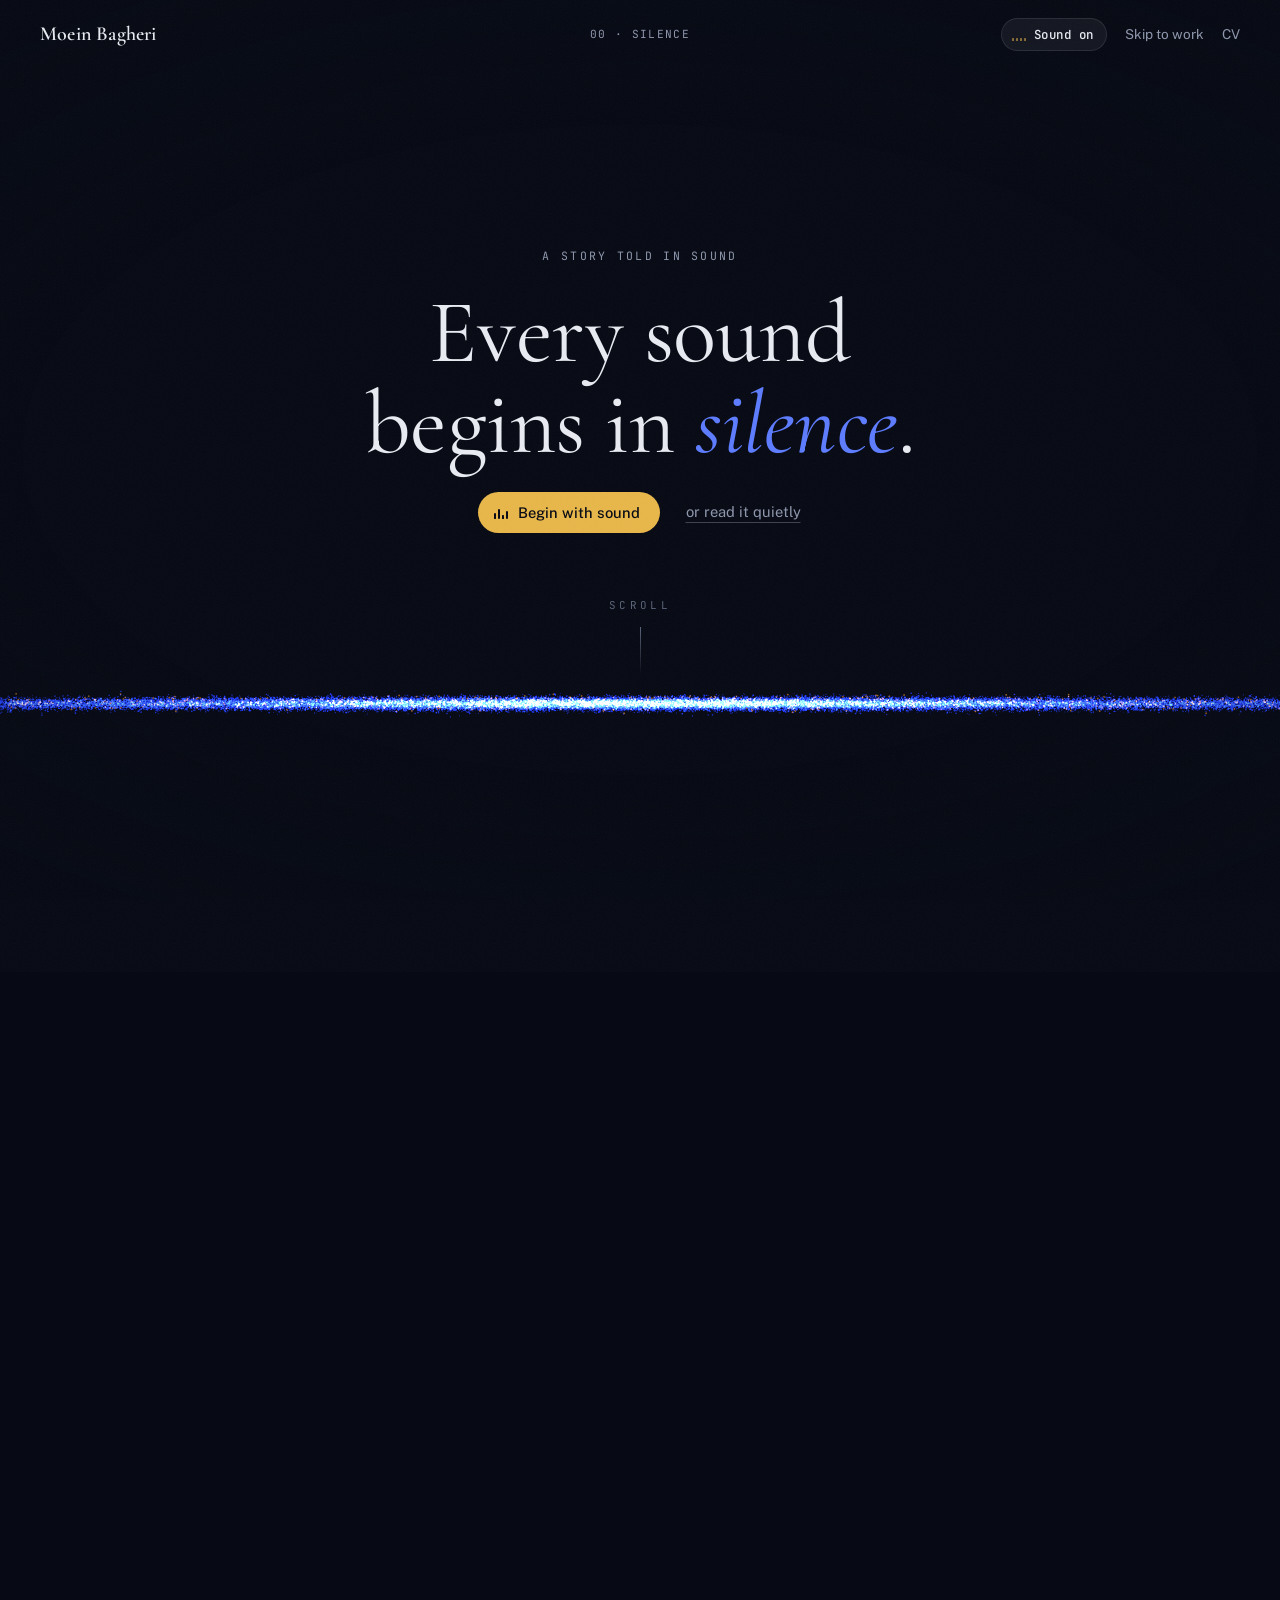
<file: index.html>
<!doctype html>
<html lang="en">
<head>
<meta charset="utf-8">
<meta name="viewport" content="width=device-width, initial-scale=1, viewport-fit=cover">
<title>Moein Bagheri</title>
<meta name="description" content="Moein Bagheri, AI product engineer with an ear for detail. Machine learning for speech, audio and language.">
<link rel="canonical" href="https://moeinbagheri.com/">
<meta property="og:type" content="website">
<meta property="og:title" content="Moein Bagheri">
<meta property="og:description" content="AI product engineer with an ear for detail. Machine learning for speech, audio and language.">
<meta property="og:url" content="https://moeinbagheri.com/">
<meta property="og:image" content="https://moeinbagheri.com/og.png?v=813f8436">
<meta property="og:image:width" content="1200">
<meta property="og:image:height" content="630">
<meta property="og:image:alt" content="Moein Bagheri: AI product engineer with an ear for detail, over a mel spectrogram.">
<meta name="twitter:card" content="summary_large_image">
<meta name="theme-color" content="#070a14">
<link rel="icon" href="favicon.svg" type="image/svg+xml">
<link rel="preload" href="fonts/cormorant-garamond-2fed1d.woff2" as="font" type="font/woff2" crossorigin>
<link rel="preload" href="fonts/public-sans-e769ef.woff2" as="font" type="font/woff2" crossorigin>
<link rel="stylesheet" href="fonts/story-fonts.css?v=722a1090">
<link rel="stylesheet" href="story.css?v=6f2f9392">
<script>
  document.documentElement.classList.add('js');
  // Failsafe: if the story script never starts, show everything as plain text
  setTimeout(() => { const d = document.documentElement; if (!d.classList.contains('story-ready')) d.classList.remove('js'); }, 3500);
</script>
</head>
<body>
<svg width="0" height="0" style="position:absolute" aria-hidden="true"><symbol id="gh" viewBox="0 0 16 16"><path d="M8 0C3.58 0 0 3.58 0 8c0 3.54 2.29 6.53 5.47 7.59.4.07.55-.17.55-.38 0-.19-.01-.82-.01-1.49-2.01.37-2.53-.49-2.69-.94-.09-.23-.48-.94-.82-1.13-.28-.15-.68-.52-.01-.53.63-.01 1.08.58 1.23.82.72 1.21 1.87.87 2.33.66.07-.52.28-.87.51-1.07-1.78-.2-3.64-.89-3.64-3.95 0-.87.31-1.59.82-2.15-.08-.2-.36-1.02.08-2.12 0 0 .67-.21 2.2.82.64-.18 1.32-.27 2-.27.68 0 1.36.09 2 .27 1.53-1.04 2.2-.82 2.2-.82.44 1.1.16 1.92.08 2.12.51.56.82 1.27.82 2.15 0 3.07-1.87 3.75-3.65 3.95.29.25.54.73.54 1.48 0 1.07-.01 1.93-.01 2.2 0 .21.15.46.55.38A8.013 8.013 0 0016 8c0-4.42-3.58-8-8-8z"/></symbol></svg>
<canvas id="gl" aria-hidden="true"></canvas>
<div class="vignette" aria-hidden="true"></div>
<div class="grain" aria-hidden="true"></div>

<header class="hud">
  <a class="mark" href="/">Moein Bagheri</a>
  <span class="where" id="where" aria-live="polite">00 · Silence</span>
  <nav class="hud-r" aria-label="Shortcuts">
    <button class="sound" id="sound" type="button" aria-pressed="true" aria-label="Sound">
      <span class="bars" aria-hidden="true"><i></i><i></i><i></i><i></i></span><span class="lbl" aria-hidden="true">Sound on</span>
    </button>
    <a href="#work" aria-label="Skip to work"><span class="lg">Skip to work</span><span class="sm">Work</span></a>
    <a href="cv/Moein-Bagheri-CV.pdf" target="_blank" rel="noopener">CV</a>
  </nav>
</header>

<main id="story">

  <section class="ch ch-silence" data-ch="0" data-name="Silence" data-len-phone="140" style="--len: 170">
    <div class="stage">
      <div class="center">
        <p class="eyebrow line">A story told in sound</p>
        <h1 class="line">Every sound begins in <em>silence</em>.</h1>
        <div class="line begin">
          <button class="hear" id="begin" type="button"><span class="bars" aria-hidden="true"><i></i><i></i><i></i><i></i></span>Begin with sound</button>
          <button class="quiet" id="quiet" type="button">or read it quietly</button>
        </div>
        <p class="cue line" aria-hidden="true">Scroll</p>
      </div>
    </div>
  </section>

  <section class="ch ch-yazd" data-ch="1" data-name="Yazd" data-len-phone="300" style="--len: 250">
    <div class="stage">
      <div class="text">
        <p class="num line">01</p>
        <h2 class="line">I grew up in <em>Yazd</em>, a city of windcatchers in the middle of the desert.</h2>
        <p class="line">In sixth grade, a great teacher opened a door to NODET, Iran's schools for gifted students. From my class, only I walked through.</p>
        <p class="line" data-phone-turn>Six years there. The first three were math olympiads, contests and algorithms, mostly to prove a point to myself.</p>
      </div>
      <figure class="photo p-right">
        <img src="media/yazd-2009.jpg?v=988addeb" alt="Moein as a young boy in a denim jacket, standing in front of a Nowruz table at school." loading="lazy" width="1400" height="1050">
        <figcaption>2009</figcaption>
      </figure>
    </div>
  </section>

  <section class="ch ch-note" data-ch="2" data-name="The first note" data-stagger="16" style="--len: 300">
    <div class="stage">
      <div class="text">
        <p class="num line">02</p>
        <h2 class="line">In tenth grade, I found <em>music</em>.</h2>
        <p class="line">Classical piano first, third place in Yazd. Then my own tracks in FL Studio, and an album in eleventh grade.</p>
        <p class="line">Music didn't become my path. It pointed to one<span class="motion-only">, the way these strings do</span>: engineering, where sound becomes signals.</p>
        <p class="line big">This is <em>Lost</em>: a teenager's experiment, kept just as it was.</p>
        <div class="line listen">
          <button class="hear turn-on" id="hear" type="button"><span class="bars" aria-hidden="true"><i></i><i></i><i></i><i></i></span>Turn on sound to hear it</button>
          <p class="now" aria-live="polite"><span class="bars" aria-hidden="true"><i></i><i></i><i></i><i></i></span><span id="nowtxt">Tuning in</span></p>
          <p class="hint">Stay as long as you like. Scroll on whenever you're ready.</p>
          <a class="spotify" href="https://open.spotify.com/track/5XsByB4fuiNMkH6EoaS5tr" target="_blank" rel="noopener">Listen on Spotify ↗</a>
        </div>
      </div>
    </div>
  </section>

  <section class="ch ch-turn" data-ch="3" data-name="The turn" data-stagger="20" style="--len: 380">
    <div class="stage">
      <div class="text">
        <p class="num line">03</p>
        <h2 class="line">On paper, I was headed for <em>medicine</em>.</h2>
        <p class="line">In practice, I kept building things. In ninth grade, two friends and I started <b>Bartarinha</b>, a team math competition between our school and our sister school.</p>
        <p class="line lesson">It ate almost the whole budget. <em>First lesson: passion is free, keeping it going isn't.</em></p>
        <p class="line" data-phone-turn>In the year everyone studied for the national entrance exam, I stepped off the road. A year of talking to people and digging around, and I landed on computer engineering.</p>
        <p class="line">A few months of studying later, I was in. University of Isfahan.</p>
      </div>
      <figure class="photo p-right p-school" data-line="2" data-line-phone="1">
        <img src="media/high-school.jpg?v=9f94c26c" alt="Moein in high school, in a checked shirt against a red shutter." loading="lazy" width="1000" height="1039">
        <figcaption>2019</figcaption>
      </figure>
    </div>
  </section>

  <section class="ch ch-listen" data-ch="4" data-name="Hello, world" style="--len: 640">
    <div class="stage">
      <div class="text beat" data-stagger="16" data-span="160">
        <p class="num line">04</p>
        <h2 class="line">I walked in with almost no <em>code</em> behind me.</h2>
        <p class="line">So I started where everyone starts: <code>hello, world</code>. Then I took two roads at once.</p>
        <p class="line gate-hint motion-only"><span class="by-mouse">Run your hand through the curtain.</span><span class="by-touch">Touch the curtain.</span><button class="sound-link" type="button" data-sound-on>Turn on sound</button></p>
      </div>
      <div class="beat" data-span="220" aria-hidden="true"></div>
      <div class="roads-panel beat" data-stagger="10" data-span="150">
        <div class="line roads-head">
          <h3>Two roads</h3>
          <p>Product on one side, AI on the other. By the end, one road. Tap a course.</p>
        </div>
        <div class="line roads-scroll"><div class="roads" id="roads" data-draw role="group" aria-label="Courses on two roads, product and AI, meeting at the end"></div></div>
        <div class="line detail" id="detail" aria-live="polite"></div>
      </div>
    </div>
  </section>

  <section class="ch ch-build" id="work" data-ch="5" data-name="Building" data-stagger="12" style="--len: 420">
    <div class="stage">
      <div class="build">
        <div class="text">
          <p class="num line">05</p>
          <h2 class="line">Some things I've <em>built</em>.</h2>
          <p class="line">Documented, including what didn't work.</p>
          <p class="line"><a class="more-link" href="https://github.com/Moein-Bagheri" target="_blank" rel="noopener"><svg class="gh" aria-hidden="true"><use href="#gh"/></svg>All projects on GitHub ↗</a></p>
        </div>
        <div class="cards">
          <article class="card line">
            <span class="k">Speech · PyTorch · MFCC</span>
            <h3><a href="https://github.com/Moein-Bagheri/speech-emotion-recognition" target="_blank" rel="noopener">Speech emotion recognition<svg class="gh" aria-hidden="true"><use href="#gh"/></svg></a></h3>
            <p>Can a model hear emotion in a stranger's voice? Less than it seems: 66.7% fell to 52.6% on unseen speakers.</p>
            <figure class="mini">
              <svg viewBox="0 0 300 70" role="img" aria-label="Accuracy of six runs: the random split scored 66.7 percent; five speaker-independent runs scored between 49.3 and 56.3 percent.">
                <line class="ax" x1="10" y1="40" x2="290" y2="40"/>
                <g class="tk"><line x1="10" y1="37" x2="10" y2="43"/><line x1="66" y1="37" x2="66" y2="43"/><line x1="122" y1="37" x2="122" y2="43"/><line x1="178" y1="37" x2="178" y2="43"/><line x1="234" y1="37" x2="234" y2="43"/><line x1="290" y1="37" x2="290" y2="43"/></g>
                <g class="tl"><text x="10" y="58">45%</text><text x="66" y="58">50%</text><text x="122" y="58">55%</text><text x="178" y="58">60%</text><text x="234" y="58">65%</text><text x="290" y="58">70%</text></g>
                <g class="dots-u"><circle cx="58.2" cy="40" r="4.5"/><circle cx="95.1" cy="40" r="4.5"/><circle cx="114.2" cy="40" r="4.5"/><circle cx="122" cy="40" r="4.5"/><circle cx="136.6" cy="40" r="4.5"/></g>
                <circle class="dot-g" cx="253" cy="40" r="5.5"/>
                <text class="lb" x="97" y="22">unseen speakers</text>
                <text class="lb lb-g" x="253" y="22">random split</text>
              </svg>
            </figure>
          </article>
          <article class="card line">
            <span class="k">Persian music · Language models</span>
            <h3><a href="https://github.com/Moein-Bagheri/ngram-music-completion" target="_blank" rel="noopener">Melodies as language<svg class="gh" aria-hidden="true"><use href="#gh"/></svg></a></h3>
            <p>Persian melodies read as language: n-gram models finish the phrase, quarter-tones and all.</p>
            <figure class="mini">
              <svg viewBox="0 0 300 70" role="img" aria-label="Perplexity on pieces left out of training, one at a time: unigram 11.0, bigram 8.5, trigram 9.3. Lower is better.">
                <g class="tl tl-l"><text x="44" y="16">1-gram</text><text x="44" y="38">2-gram</text><text x="44" y="60">3-gram</text></g>
                <rect class="bar" x="52" y="6" width="172.9" height="14" rx="2"/>
                <rect class="bar bar-g" x="52" y="28" width="132.5" height="14" rx="2"/>
                <rect class="bar" x="52" y="50" width="145.6" height="14" rx="2"/>
                <g class="tl tl-v"><text x="230" y="17">11.0</text><text x="190" y="39">8.5</text><text x="203" y="61">9.3</text></g>
              </svg>
            </figure>
          </article>
          <article class="card line">
            <span class="k">Retrieval · Local LLM</span>
            <h3><a href="https://github.com/Moein-Bagheri/local-research-assistant" target="_blank" rel="noopener">Local research assistant<svg class="gh" aria-hidden="true"><use href="#gh"/></svg></a></h3>
            <p>Answers drawn from research papers, each citing its page, running on one laptop.</p>
            <ol class="flow" aria-label="Pipeline"><li>PDF pages</li><li>chunks</li><li>MiniLM</li><li>FAISS</li><li>Qwen2.5</li><li class="end">answer + page</li></ol>
          </article>
          <article class="card line">
            <span class="k">Information retrieval</span>
            <h3><a href="https://github.com/Moein-Bagheri/persian-information-retrieval" target="_blank" rel="noopener">Persian search engine<svg class="gh" aria-hidden="true"><use href="#gh"/></svg></a></h3>
            <p>Search for Persian text, ranked with BM25.</p>
            <span class="fig">Hazm · inverted index · BM25</span>
          </article>
        </div>
      </div>
    </div>
  </section>

  <section class="ch ch-now" data-ch="6" data-name="Say hello" data-stagger="16" style="--len: 320">
    <div class="stage">
      <div class="text">
        <p class="num line">06</p>
        <h2 class="line">Say <em>hello</em>.</h2>
        <p class="line">Talk, hum, sing. The sphere answers in key.</p>
        <div class="line hello">
          <button class="hear" id="mic" type="button" aria-pressed="false"><span class="bars" aria-hidden="true"><i></i><i></i><i></i><i></i></span><span class="lbl">Say hello</span></button>
          <p class="fine" id="micnote" aria-live="polite">Your voice stays in your browser. Nothing is recorded or sent.</p>
        </div>
      </div>
    </div>
  </section>

  <section class="ch ch-next" data-ch="7" data-name="Next" data-stagger="12" style="--len: 240">
    <div class="stage">
      <div class="text">
        <p class="num line">07</p>
        <h2 class="line">Next, I want to go <em>deeper</em>.</h2>
        <p class="line">Into sound and language, in products people use. Open to applied AI roles.</p>
        <div class="line mailrow">
          <span class="mailtext" id="mailtext">moeinbagheri.ai@gmail.com</span>
          <button class="hear ghost" id="copy" type="button">Copy email</button>
          <a class="hear" href="mailto:moeinbagheri.ai@gmail.com">Write to me</a>
        </div>
        <p class="line quick"><a href="cv/Moein-Bagheri-CV.pdf" target="_blank" rel="noopener">CV</a><a href="https://github.com/Moein-Bagheri" target="_blank" rel="noopener">GitHub</a><a href="https://www.linkedin.com/in/moeinbagheri" target="_blank" rel="noopener">LinkedIn</a></p>
      </div>
      <figure class="photo p-right p-portrait" data-line="1">
        <img src="media/today-2026.jpg?v=625fba3a" alt="Moein today, in a garden at night." loading="lazy" width="1100" height="1447">
        <figcaption>2026</figcaption>
      </figure>
    </div>
  </section>

</main>

<script src="vendor/gsap.min.js"></script>
<script src="vendor/ScrollTrigger.min.js"></script>
<script src="vendor/lenis.min.js"></script>
<script src="roads.js?v=a17894d5"></script>
<script type="module" src="story.js?v=c3d39890"></script>
</body>
</html>
</file>
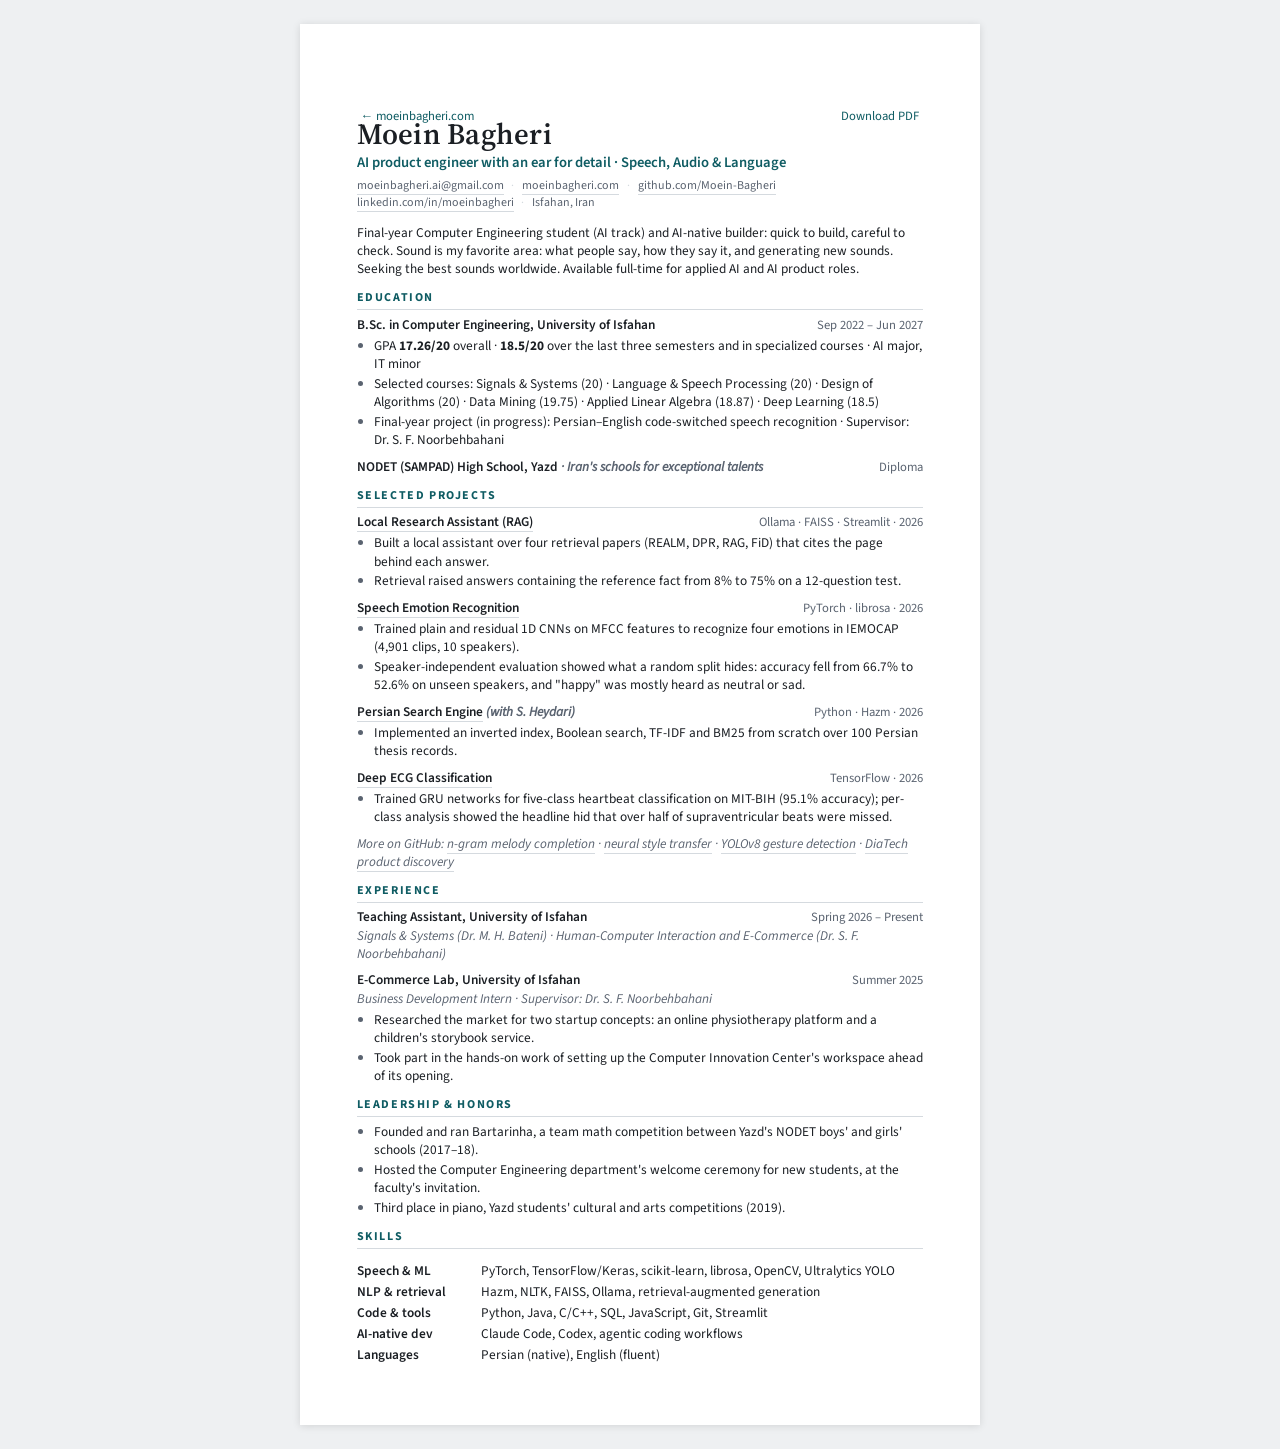
<file: cv/index.html>
<!doctype html>
<html lang="en">
<head>
<meta charset="utf-8">
<meta name="viewport" content="width=device-width, initial-scale=1">
<title>Moein Bagheri · CV</title>
<link rel="icon" href="../favicon.svg" type="image/svg+xml">
<meta name="description" content="CV of Moein Bagheri, AI product engineer with an ear for detail.">
<meta property="og:type" content="website">
<meta property="og:title" content="Moein Bagheri · CV">
<meta property="og:description" content="CV of Moein Bagheri, AI product engineer with an ear for detail.">
<meta property="og:url" content="https://moeinbagheri.com/cv/">
<meta property="og:image" content="https://moeinbagheri.com/cv/og.png?v=e948f2fb">
<meta property="og:image:width" content="1200">
<meta property="og:image:height" content="630">
<meta property="og:image:alt" content="The top of Moein Bagheri's one-page CV.">
<meta name="twitter:card" content="summary_large_image">
<link rel="stylesheet" href="../fonts/cv-fonts.css">
<style>
  :root {
    --ink: #1b1f24;
    --muted: #5a6370;
    --accent: #0f5c63;
    --rule: #d5dadf;
  }
  @page { size: A4; margin: 12mm 15mm 12mm 15mm; }
  * { box-sizing: border-box; }
  html { -webkit-print-color-adjust: exact; print-color-adjust: exact; }
  body {
    margin: 0 auto;
    max-width: 180mm;
    font-family: "Source Sans 3", "Segoe UI", Arial, sans-serif;
    font-size: 10pt;
    line-height: 1.38;
    color: var(--ink);
    background: #fff;
  }
  a { color: inherit; text-decoration: none; border-bottom: 0.5pt solid var(--rule); }

  header { margin-bottom: 9pt; overflow: hidden; }
  h1 {
    font-family: "Source Serif 4", Georgia, serif;
    font-weight: 600;
    font-size: 22pt;
    letter-spacing: 0.2pt;
    margin: 0;
    line-height: 1.1;
  }
  .tagline { color: var(--accent); font-weight: 600; font-size: 11pt; margin-top: 2pt; }
  /* every contact item opens with a dot; the header's overflow clips the dot that starts a line */
  .contact { display: flex; flex-wrap: wrap; margin: 4pt 0 0 -14pt; color: var(--muted); font-size: 9pt; }
  .contact span::before { content: "·"; display: inline-block; width: 14pt; text-align: center; color: var(--rule); }

  section { margin-top: 8.5pt; }
  h2 {
    font-size: 9pt;
    font-weight: 700;
    letter-spacing: 1.2pt;
    text-transform: uppercase;
    color: var(--accent);
    margin: 0 0 4pt;
    padding-bottom: 2pt;
    border-bottom: 0.75pt solid var(--rule);
  }

  .entry { margin-bottom: 6pt; break-inside: avoid; }
  h2 { break-after: avoid; page-break-after: avoid; }
  section.keep { break-inside: avoid; page-break-inside: avoid; }
  .nowrap { white-space: nowrap; }
  .row { display: flex; justify-content: space-between; gap: 10pt; align-items: baseline; }
  .title { font-weight: 600; }
  .meta { color: var(--muted); font-size: 9.5pt; white-space: nowrap; }
  .sub { color: var(--muted); font-style: italic; }
  ul { margin: 2pt 0 0; padding-left: 13pt; }
  li { margin: 1pt 0; }
  li::marker { color: var(--muted); }
  p { margin: 0; }

  .skills { display: grid; grid-template-columns: 30mm 1fr; row-gap: 2pt; column-gap: 8pt; margin-bottom: 0; }
  .skills dt { font-weight: 600; }
  .skills dd { margin: 0; }

  .toolbar { display: none; }
  @media screen {
    .toolbar { display: flex; justify-content: space-between; gap: 12px; max-width: 180mm; margin: 24px auto -8px; font-size: 9.5pt; color: var(--muted); padding-inline: 4px; }
    .toolbar a { border: 0; color: var(--accent); }
    body { padding: 16mm 15mm; margin: 24px auto; box-shadow: 0 1px 8px rgba(0,0,0,.12); }
    html { background: #eef0f2; }
  }
  @media screen and (max-width: 640px) {
    body { padding: 20px 16px; margin: 0; box-shadow: none; }
    /* the bar sits above the name, not into it (the -8px above is for the desktop sheet) */
    .toolbar { margin: 0 0 16px; }
    .row { flex-direction: column; gap: 0; }
    .meta { white-space: normal; }
    .skills { grid-template-columns: 1fr; }
    /* phones: the tagline on two lines, without the dot */
    .tagline .sep { display: none; }
    .tagline .field { display: block; }
  }
</style>
</head>
<body>
<div class="toolbar"><a href="../">← moeinbagheri.com</a><a href="Moein-Bagheri-CV.pdf">Download PDF</a></div>

<header>
  <h1>Moein Bagheri</h1>
  <div class="tagline">AI product engineer with an ear for detail<span class="sep"> · </span><span class="field">Speech, Audio &amp; Language</span></div>
  <div class="contact">
    <span><a href="mailto:moeinbagheri.ai@gmail.com">moeinbagheri.ai@gmail.com</a></span>
    <span><a href="https://moeinbagheri.com">moeinbagheri.com</a></span>
    <span><a href="https://github.com/Moein-Bagheri">github.com/Moein-Bagheri</a></span>
    <span><a href="https://www.linkedin.com/in/moeinbagheri">linkedin.com/in/moeinbagheri</a></span>
    <span>Isfahan, Iran</span>
  </div>
</header>

<section>
  <p>Final-year Computer Engineering student (AI track) and AI-native builder: quick to build, careful to check. Sound is my favorite area: what people say, how they say it, and generating new sounds. Seeking the best sounds worldwide. Available <span class="nowrap">full-time</span> for applied AI and AI product roles.</p>
</section>

<section>
  <h2>Education</h2>
  <div class="entry">
    <div class="row">
      <span class="title">B.Sc. in Computer Engineering, University of Isfahan</span>
      <span class="meta">Sep 2022 – Jun 2027</span>
    </div>
    <ul>
      <li>GPA <b>17.26/20</b> overall · <b>18.5/20</b> over the last three semesters and in specialized courses · AI major, IT minor</li>
      <li>Selected courses: Signals &amp; Systems (20) · Language &amp; Speech Processing (20) · Design of Algorithms (20) · Data Mining (19.75) · Applied Linear Algebra (18.87) · Deep Learning (18.5)</li>
      <li>Final-year project (in progress): Persian–English code-switched speech recognition · Supervisor: Dr. S. F. Noorbehbahani</li>
    </ul>
  </div>
  <div class="entry">
    <div class="row">
      <span class="title">NODET (SAMPAD) High School, Yazd <span class="sub">· Iran's schools for exceptional talents</span></span>
      <span class="meta">Diploma</span>
    </div>
  </div>
</section>

<section>
  <h2>Selected Projects</h2>

  <div class="entry">
    <div class="row">
      <span class="title"><a href="https://github.com/Moein-Bagheri/local-research-assistant">Local Research Assistant (RAG)</a></span>
      <span class="meta">Ollama · FAISS · Streamlit · 2026</span>
    </div>
    <ul>
      <li>Built a local assistant over four retrieval papers (REALM, DPR, RAG, FiD) that cites the page behind each answer.</li>
      <li>Retrieval raised answers containing the reference fact from 8% to 75% on a 12-question test.</li>
    </ul>
  </div>

  <div class="entry">
    <div class="row">
      <span class="title"><a href="https://github.com/Moein-Bagheri/speech-emotion-recognition">Speech Emotion Recognition</a></span>
      <span class="meta">PyTorch · librosa · 2026</span>
    </div>
    <ul>
      <li>Trained plain and residual 1D CNNs on MFCC features to recognize four emotions in IEMOCAP (4,901 clips, 10 speakers).</li>
      <li>Speaker-independent evaluation showed what a random split hides: accuracy fell from 66.7% to 52.6% on unseen speakers, and "happy" was mostly heard as neutral or sad.</li>
    </ul>
  </div>

  <div class="entry">
    <div class="row">
      <span class="title"><a href="https://github.com/Moein-Bagheri/persian-information-retrieval">Persian Search Engine</a> <span class="sub">(with S. Heydari)</span></span>
      <span class="meta">Python · Hazm · 2026</span>
    </div>
    <ul>
      <li>Implemented an inverted index, Boolean search, TF-IDF and BM25 from scratch over 100 Persian thesis records.</li>
    </ul>
  </div>
  <div class="entry">
    <div class="row">
      <span class="title"><a href="https://github.com/Moein-Bagheri/deep-ecg-lab">Deep ECG Classification</a></span>
      <span class="meta">TensorFlow · 2026</span>
    </div>
    <ul>
      <li>Trained GRU networks for five-class heartbeat classification on MIT-BIH (95.1% accuracy); per-class analysis showed the headline hid that over half of supraventricular beats were missed.</li>
    </ul>
  </div>

  <p class="sub">More on GitHub: <a href="https://github.com/Moein-Bagheri/ngram-music-completion">n-gram melody completion</a> · <a href="https://github.com/Moein-Bagheri/neural-style-transfer">neural style transfer</a> · <a href="https://github.com/Moein-Bagheri/hand-gesture-recognition">YOLOv8 gesture detection</a> · <a href="https://github.com/Moein-Bagheri/diatech-product-case">DiaTech product discovery</a></p>
</section>

<section class="keep">
  <h2>Experience</h2>
  <div class="entry">
    <div class="row">
      <span class="title">Teaching Assistant, University of Isfahan</span>
      <span class="meta">Spring 2026 – Present</span>
    </div>
    <p class="sub">Signals &amp; Systems (Dr. M. H. Bateni) · Human-Computer Interaction and E-Commerce (Dr. S. F. Noorbehbahani)</p>
  </div>
  <div class="entry">
    <div class="row">
      <span class="title">E-Commerce Lab, University of Isfahan</span>
      <span class="meta">Summer 2025</span>
    </div>
    <p class="sub">Business Development Intern · Supervisor: Dr. S. F. Noorbehbahani</p>
    <ul>
      <li>Researched the market for two startup concepts: an online physiotherapy platform and a children's storybook service.</li>
      <li>Took part in the hands-on work of setting up the Computer Innovation Center's workspace ahead of its opening.</li>
    </ul>
  </div>
</section>

<section>
  <h2>Leadership &amp; Honors</h2>
  <ul>
    <li>Founded and ran Bartarinha, a team math competition between Yazd's NODET boys' and girls' schools (2017–18).</li>
    <li>Hosted the Computer Engineering department's welcome ceremony for new students, at the faculty's invitation.</li>
    <li>Third place in piano, Yazd students' cultural and arts competitions (2019).</li>
  </ul>
</section>

<section>
  <h2>Skills</h2>
  <dl class="skills">
    <dt>Speech &amp; ML</dt><dd>PyTorch, TensorFlow/Keras, scikit-learn, librosa, OpenCV, Ultralytics YOLO</dd>
    <dt>NLP &amp; retrieval</dt><dd>Hazm, NLTK, FAISS, Ollama, retrieval-augmented generation</dd>
    <dt>Code &amp; tools</dt><dd>Python, Java, C/C++, SQL, JavaScript, Git, Streamlit</dd>
    <dt>AI-native dev</dt><dd>Claude Code, Codex, agentic coding workflows</dd>
    <dt>Languages</dt><dd>Persian (native), English (fluent)</dd>
  </dl>
</section>


</body>
</html>
</file>
<file: fonts/story-fonts.css>
/* Cormorant Garamond, Public Sans and JetBrains Mono: the latin subset, served from this site (SIL Open Font License), so the page never waits on another server */
@font-face { font-family: 'Cormorant Garamond'; font-style: italic; font-weight: 400; font-display: swap; src: url(cormorant-garamond-italic-25e309.woff2) format('woff2'); unicode-range: U+0000-00FF, U+0131, U+0152-0153, U+02BB-02BC, U+02C6, U+02DA, U+02DC, U+0304, U+0308, U+0329, U+2000-206F, U+20AC, U+2122, U+2191, U+2193, U+2212, U+2215, U+FEFF, U+FFFD; }
@font-face { font-family: 'Cormorant Garamond'; font-style: italic; font-weight: 500; font-display: swap; src: url(cormorant-garamond-italic-25e309.woff2) format('woff2'); unicode-range: U+0000-00FF, U+0131, U+0152-0153, U+02BB-02BC, U+02C6, U+02DA, U+02DC, U+0304, U+0308, U+0329, U+2000-206F, U+20AC, U+2122, U+2191, U+2193, U+2212, U+2215, U+FEFF, U+FFFD; }
@font-face { font-family: 'Cormorant Garamond'; font-style: normal; font-weight: 400; font-display: swap; src: url(cormorant-garamond-2fed1d.woff2) format('woff2'); unicode-range: U+0000-00FF, U+0131, U+0152-0153, U+02BB-02BC, U+02C6, U+02DA, U+02DC, U+0304, U+0308, U+0329, U+2000-206F, U+20AC, U+2122, U+2191, U+2193, U+2212, U+2215, U+FEFF, U+FFFD; }
@font-face { font-family: 'Cormorant Garamond'; font-style: normal; font-weight: 500; font-display: swap; src: url(cormorant-garamond-2fed1d.woff2) format('woff2'); unicode-range: U+0000-00FF, U+0131, U+0152-0153, U+02BB-02BC, U+02C6, U+02DA, U+02DC, U+0304, U+0308, U+0329, U+2000-206F, U+20AC, U+2122, U+2191, U+2193, U+2212, U+2215, U+FEFF, U+FFFD; }
@font-face { font-family: 'Cormorant Garamond'; font-style: normal; font-weight: 600; font-display: swap; src: url(cormorant-garamond-2fed1d.woff2) format('woff2'); unicode-range: U+0000-00FF, U+0131, U+0152-0153, U+02BB-02BC, U+02C6, U+02DA, U+02DC, U+0304, U+0308, U+0329, U+2000-206F, U+20AC, U+2122, U+2191, U+2193, U+2212, U+2215, U+FEFF, U+FFFD; }
@font-face { font-family: 'JetBrains Mono'; font-style: normal; font-weight: 400; font-display: swap; src: url(jetbrains-mono-480c06.woff2) format('woff2'); unicode-range: U+0000-00FF, U+0131, U+0152-0153, U+02BB-02BC, U+02C6, U+02DA, U+02DC, U+0304, U+0308, U+0329, U+2000-206F, U+20AC, U+2122, U+2191, U+2193, U+2212, U+2215, U+FEFF, U+FFFD; }
@font-face { font-family: 'JetBrains Mono'; font-style: normal; font-weight: 500; font-display: swap; src: url(jetbrains-mono-480c06.woff2) format('woff2'); unicode-range: U+0000-00FF, U+0131, U+0152-0153, U+02BB-02BC, U+02C6, U+02DA, U+02DC, U+0304, U+0308, U+0329, U+2000-206F, U+20AC, U+2122, U+2191, U+2193, U+2212, U+2215, U+FEFF, U+FFFD; }
@font-face { font-family: 'Public Sans'; font-style: normal; font-weight: 400; font-display: swap; src: url(public-sans-e769ef.woff2) format('woff2'); unicode-range: U+0000-00FF, U+0131, U+0152-0153, U+02BB-02BC, U+02C6, U+02DA, U+02DC, U+0304, U+0308, U+0329, U+2000-206F, U+20AC, U+2122, U+2191, U+2193, U+2212, U+2215, U+FEFF, U+FFFD; }
@font-face { font-family: 'Public Sans'; font-style: normal; font-weight: 500; font-display: swap; src: url(public-sans-e769ef.woff2) format('woff2'); unicode-range: U+0000-00FF, U+0131, U+0152-0153, U+02BB-02BC, U+02C6, U+02DA, U+02DC, U+0304, U+0308, U+0329, U+2000-206F, U+20AC, U+2122, U+2191, U+2193, U+2212, U+2215, U+FEFF, U+FFFD; }
</file>
<file: story.css>
/* Sound Journey: one dark, cinematic world. A fixed particle field sits behind pinned chapter "stages";
   text and photographs reveal over it as you scroll. Ultramarine and gold carry over from the main site. */
:root {
  --bg: #070a14;
  --fg: #e9ebf2;
  --muted: #8e97ad;
  --dim: #5b6479;
  --rule: rgba(233, 235, 242, .1);
  --ultramarine: #5d7cff;
  --gold: #e8b74a;
  --display: "Cormorant Garamond", "EB Garamond", Georgia, serif;
  --body: "Public Sans", "Segoe UI", system-ui, sans-serif;
  --mono: "JetBrains Mono", ui-monospace, Consolas, monospace;
  color-scheme: dark;
}

* { box-sizing: border-box; }
/* (taps answer at once: no wait to see whether a second tap follows for a zoom; pinch zoom still works) */
html { background: var(--bg); -webkit-text-size-adjust: 100%; touch-action: manipulation; }
html.lenis, html.lenis body { height: auto; }
.lenis.lenis-smooth { scroll-behavior: auto !important; }
body {
  margin: 0;
  background: var(--bg);
  color: var(--fg);
  font-family: var(--body);
  font-size: 17px;
  line-height: 1.65;
  overflow-x: hidden;
}
a { color: inherit; }
:focus-visible { outline: 2px solid var(--gold); outline-offset: 3px; border-radius: 2px; }

/* Layers behind the story */
/* as tall as the screen gets, so it keeps its size when a phone's toolbar slides away (the script frames the scene) */
#gl { position: fixed; top: 0; left: 0; width: 100%; height: 100vh; height: 100lvh; display: block; z-index: 0; }
.vignette {
  position: fixed; inset: 0; z-index: 1; pointer-events: none; opacity: calc(1 - var(--focus, 0) * .65);
  background: radial-gradient(120% 90% at 50% 50%, transparent 40%, rgba(7, 10, 20, .75) 100%);
}
/* darkens the text column only while the story sits to the left (driven by --side from the script) */
.vignette::after {
  content: ""; position: absolute; inset: 0;
  background: linear-gradient(90deg, rgba(7, 10, 20, .82) 0%, rgba(7, 10, 20, .62) 40%, transparent 64%);
  opacity: var(--side, 0);
}
.grain {
  position: fixed; inset: -8%; z-index: 60; pointer-events: none; opacity: .035;
  background-image: url("data:image/svg+xml;utf8,<svg xmlns='http://www.w3.org/2000/svg' width='160' height='160'><filter id='n'><feTurbulence type='fractalNoise' baseFrequency='.9' numOctaves='2' stitchTiles='stitch'/></filter><rect width='100%' height='100%' filter='url(%23n)'/></svg>");
  animation: grain 1.2s steps(6) infinite;
}
@keyframes grain {
  0% { transform: translate(0, 0); } 20% { transform: translate(-3%, 2%); } 40% { transform: translate(2%, -3%); }
  60% { transform: translate(-2%, -1%); } 80% { transform: translate(3%, 3%); } 100% { transform: translate(0, 0); }
}

/* HUD */
.hud {
  position: fixed; top: 0; left: 0; right: 0; z-index: 50;
  display: grid; grid-template-columns: 1fr auto 1fr; align-items: center; gap: 16px;
  padding: calc(18px + env(safe-area-inset-top, 0px)) clamp(16px, 4vw, 40px) 18px;
  font-size: .85rem;
}
.mark { font-family: var(--display); font-size: 1.25rem; font-weight: 600; text-decoration: none; letter-spacing: .01em; white-space: nowrap; }
.where { font-family: var(--mono); font-size: .7rem; letter-spacing: .12em; text-transform: uppercase; color: var(--muted); text-align: center; }
.hud-r { display: flex; justify-content: flex-end; align-items: center; gap: 18px; }
.hud-r a { color: var(--muted); text-decoration: none; }
.hud-r a:hover { color: var(--fg); }
.sound {
  display: inline-flex; align-items: center; gap: 8px; cursor: pointer;
  font: 500 .78rem var(--mono); letter-spacing: .04em; color: var(--fg);
  background: rgba(233, 235, 242, .06); border: 1px solid var(--rule); border-radius: 999px; padding: 7px 12px 7px 10px;
}
.sound:hover { border-color: rgba(233, 235, 242, .3); }
.bars { display: inline-flex; align-items: flex-end; gap: 2px; height: 12px; }
/* the bars move by scaling (drawn by the GPU), not by height, which would lay the page out again every frame */
.bars i { width: 2px; height: 12px; background: var(--muted); border-radius: 1px; transform: scaleY(.25); transform-origin: 50% 100%; }
.sound[aria-pressed="true"] .bars i { background: var(--gold); animation: eq 1s ease-in-out infinite; }
/* sound is on but waiting for the visitor's first click or tap: gold, but still */
.sound.pending .bars i { animation: none !important; opacity: .55; }
.sound[aria-pressed="true"] .bars i:nth-child(2) { animation-delay: -.3s; }
.sound[aria-pressed="true"] .bars i:nth-child(3) { animation-delay: -.6s; }
.sound[aria-pressed="true"] .bars i:nth-child(4) { animation-delay: -.15s; }
@keyframes eq { 0%, 100% { transform: scaleY(.25); } 50% { transform: scaleY(1); } }

/* Chapters: each is a tall track with a pinned stage. In motion mode they overlap by one viewport,
   so the next stage is already pinned when the previous one lets go. */
#story { position: relative; z-index: 2; }
.ch { position: relative; height: calc(var(--len) * 1svh); }
.motion .ch + .ch { margin-top: -100svh; }
.stage {
  position: sticky; top: 0; height: 100svh; overflow: hidden;
  display: grid; grid-template-columns: minmax(0, 1fr); align-items: center;
  padding: 96px clamp(16px, 6vw, 96px) 64px;
  transition: opacity .45s ease;
}
/* a leap through the page (the Home key, the scrollbar dragged fast) dips the words out until it lands */
.leap .stage { opacity: 0; transition-duration: .1s; }
/* overlapping chapters must not swallow clicks meant for the one underneath */
.motion .ch { pointer-events: none; }
.motion .ch a, .motion .ch button { pointer-events: auto; }
.center { text-align: center; max-width: 46rem; margin: 0 auto; }
.text { max-width: 31rem; position: relative; z-index: 3; }

/* Before the script is ready, keep the opening words hidden so they don't flash */
@media (prefers-reduced-motion: no-preference) and (min-height: 561px) {
  .js:not(.story-ready) .ch-silence .line { opacity: 0; }
}

h1, h2 { font-family: var(--display); font-weight: 400; margin: 0 0 22px; text-wrap: balance; letter-spacing: -.005em; }
h1 { font-size: clamp(2.8rem, 7vw, 5.6rem); line-height: 1.02; }
h2 { font-size: clamp(2rem, 4vw, 3.1rem); line-height: 1.08; }
h1 em, h2 em, .big em, .lesson em { font-style: italic; color: var(--ultramarine); }
.text code { font-family: var(--mono); font-size: .9em; color: var(--gold); }
.text p { margin: 0 0 16px; color: #c8cddb; }
.text b { color: var(--fg); font-weight: 500; }
.eyebrow { font-family: var(--mono); font-size: .72rem; letter-spacing: .2em; text-transform: uppercase; color: var(--muted); margin: 0 0 22px; }
.sub { color: var(--muted); margin: 0; font-size: 1.05rem; }
/* the opening: begin with sound, or read quietly */
.begin { display: flex; justify-content: center; align-items: center; flex-wrap: wrap; gap: 12px 24px; }
.quiet { font: inherit; font-size: .92rem; color: var(--muted); background: none; border: 0; padding: 6px 2px; cursor: pointer; text-decoration: underline; text-decoration-color: rgba(233, 235, 242, .25); text-underline-offset: 5px; }
.quiet:hover { color: var(--fg); }
.cue { margin-top: 64px; font-family: var(--mono); font-size: .68rem; letter-spacing: .3em; text-transform: uppercase; color: var(--dim); }
.cue::after { content: ""; display: block; width: 1px; height: 48px; margin: 12px auto 0; background: linear-gradient(var(--dim), transparent); }
.num { font-family: var(--mono); font-size: .72rem; letter-spacing: .2em; color: var(--gold); margin: 0 0 18px !important; }
.lesson { font-family: var(--display); font-size: clamp(1.45rem, 2.4vw, 1.9rem); line-height: 1.3; color: var(--fg) !important; margin-top: 28px !important; }
.big { font-family: var(--display); font-size: clamp(1.6rem, 2.8vw, 2.2rem); line-height: 1.2; color: var(--fg) !important; margin-top: 26px !important; }

/* Keyboard focus always shows the line it lands in, whatever the scroll timeline says */
.line:has(:focus-visible) { opacity: 1 !important; transform: none !important; filter: none !important; }
/* panels hidden from the pointer when faded (the two roads, the project cards) stay reachable from the keyboard,
   and a course reached that way shows itself and its roads at once */
.kbd .roads-scroll, .kbd .detail, .kbd .card { visibility: visible !important; }
.roads:has(:focus-visible) { --draw: 1 !important; }

/* Photographs: three frames of one life (2009, 2020, today). Each is feathered softly at its edges but bright at
   heart, and held by four thin gold corner marks, like a viewfinder, that close in as the photo comes into focus. */
.photo { position: absolute; margin: 0; z-index: 2; opacity: .96; --lock: 1; }
.photo img {
  display: block; width: 100%; height: 100%; object-fit: cover;
  --fx: linear-gradient(90deg, transparent, rgba(0, 0, 0, .22) 8%, rgba(0, 0, 0, .62) 17%, #000 30%, #000 70%, rgba(0, 0, 0, .62) 83%, rgba(0, 0, 0, .22) 92%, transparent);
  --fy: linear-gradient(180deg, transparent, rgba(0, 0, 0, .22) 7%, rgba(0, 0, 0, .62) 14%, #000 25%, #000 75%, rgba(0, 0, 0, .62) 86%, rgba(0, 0, 0, .22) 93%, transparent);
  -webkit-mask-image: var(--fx), var(--fy);
  -webkit-mask-composite: source-in;
  mask-image: var(--fx), var(--fy);
  mask-composite: intersect;
  filter: saturate(.94) brightness(1.03);
}
.photo::after {
  --c: rgba(232, 183, 74, .62);
  content: ""; position: absolute; inset: -12px; pointer-events: none;
  background:
    linear-gradient(var(--c), var(--c)) left top / 24px 1px, linear-gradient(var(--c), var(--c)) left top / 1px 24px,
    linear-gradient(var(--c), var(--c)) right top / 24px 1px, linear-gradient(var(--c), var(--c)) right top / 1px 24px,
    linear-gradient(var(--c), var(--c)) left bottom / 24px 1px, linear-gradient(var(--c), var(--c)) left bottom / 1px 24px,
    linear-gradient(var(--c), var(--c)) right bottom / 24px 1px, linear-gradient(var(--c), var(--c)) right bottom / 1px 24px;
  background-repeat: no-repeat;
  opacity: var(--lock);
  transform: scale(calc(1.08 - .08 * var(--lock)));
}
.photo figcaption {
  position: absolute; left: 50%; top: calc(100% + 22px); transform: translateX(-50%);
  font-family: var(--mono); font-size: .66rem; letter-spacing: .3em; color: var(--muted); white-space: nowrap;
}
.photo figcaption::before { content: ""; display: inline-block; width: 18px; height: 1px; margin-right: 12px; vertical-align: middle; background: var(--gold); opacity: .75; }
/* each sits right of the text, above the light at the bottom of its chapter */
.p-right { right: clamp(24px, 9vw, 170px); top: 46%; height: min(40svh, 380px); aspect-ratio: 4 / 3; max-width: 36vw; transform: translateY(-50%); }
.p-school { aspect-ratio: 770 / 800; top: 45%; height: min(39svh, 360px); }

/* Chapter 2: no player. Lost arrives on its own when sound is on; otherwise one quiet invitation. */
.listen { margin-top: 6px; display: flex; flex-wrap: wrap; align-items: center; gap: 10px 20px; }
.listen .hear { order: 0; } .listen .now { order: 1; } .listen .spotify { order: 2; }
.listen .hint { order: 3; flex-basis: 100%; }
.ch-note .text { max-width: 34rem; }
.ch-note .big { font-size: clamp(1.5rem, 2.4vw, 1.95rem); margin-top: 20px !important; }
.spotify { font-family: var(--mono); font-size: .72rem; letter-spacing: .06em; color: var(--muted); text-underline-offset: 4px; }
.spotify:hover { color: var(--gold); }
.hear {
  display: inline-flex; align-items: center; gap: 10px; cursor: pointer;
  font: 500 .92rem var(--body); color: var(--bg); background: var(--gold); border: 0; border-radius: 999px; padding: 12px 20px 12px 16px;
}
.hear:hover { filter: brightness(1.08); }
.hear .bars i { background: currentColor; transform: scaleY(.5); }
.hear .bars i:nth-child(2) { transform: scaleY(.833); } .hear .bars i:nth-child(3) { transform: scaleY(.333); } .hear .bars i:nth-child(4) { transform: scaleY(.667); }
/* only the invitations to turn sound on step aside once it is on (not the other buttons in this style) */
.sound-on .turn-on { display: none; }
.text .now, .text .hint { display: none; margin: 0; }
.text .now {
  align-items: center; gap: 10px;
  font-family: var(--mono); font-size: .72rem; letter-spacing: .14em; text-transform: uppercase; color: var(--gold);
}
.now .bars i { background: var(--gold); }
.is-playing .now .bars i { animation: eq 1s ease-in-out infinite; }
.is-playing .now .bars i:nth-child(2) { animation-delay: -.3s; }
.is-playing .now .bars i:nth-child(3) { animation-delay: -.6s; }
.is-playing .now .bars i:nth-child(4) { animation-delay: -.15s; }
.sound-on .ch-note.is-playing .now { display: flex; }
.ch-note.is-playing .hint { display: block; font-size: .88rem; color: var(--muted); }
.back { color: var(--fg); text-underline-offset: 4px; }
/* Chapter 4: the gate, then the two roads on a dark glass panel (two beats in one stage) */
.text .gate-hint { font-family: var(--mono); font-size: .72rem; letter-spacing: .08em; color: var(--muted); margin-top: 22px; }
.gate-hint .by-touch { display: none; }
@media (hover: none) { .gate-hint .by-mouse { display: none; } .gate-hint .by-touch { display: inline; } }
.sound-link { font: inherit; letter-spacing: inherit; color: var(--gold); background: none; border: 0; padding: 0; margin-left: 14px; cursor: pointer; text-decoration: underline; text-underline-offset: 4px; }
.sound-on .sound-link, .no-gl .gate-hint { display: none; }
.beat { grid-area: 1 / 1; }
.roads-panel { justify-self: center; width: min(1240px, 100%); position: relative; z-index: 3; }
.roads-head { display: flex; align-items: baseline; justify-content: space-between; gap: 6px 28px; flex-wrap: wrap; margin-bottom: 12px; }
.roads-head h3 { font-family: var(--display); font-weight: 400; font-size: clamp(1.6rem, 2.6vw, 2.1rem); margin: 0; }
.roads-head p { margin: 0; color: var(--muted); font-size: .84rem; max-width: 42em; }
.glass { background: rgba(10, 14, 26, .78); border: 1px solid var(--rule); -webkit-backdrop-filter: blur(8px); backdrop-filter: blur(8px); }
.roads-scroll { overflow-x: auto; overflow-y: hidden; border: 1px solid var(--rule); background: rgba(10, 14, 26, .8); -webkit-backdrop-filter: blur(8px); backdrop-filter: blur(8px); }
/* The two roads draw themselves with the scroll (--draw runs from 0 to 1); each stop and its course arrive when the
   road reaches them (--at), then the stretch they share, then where it leads */
.roads { --draw: 1; position: relative; height: 360px; min-width: 880px; }
.roads-svg { position: absolute; inset: 0; width: 100%; height: 100%; overflow: visible; }
.road { fill: none; stroke-width: 2; stroke-linecap: round; stroke-dasharray: var(--len) var(--len); }
.road-product, .road-ai { stroke-dashoffset: calc(var(--len) * (1 - min(1, var(--draw) / .8))); }
.road-product { stroke: var(--gold); }
.road-ai { stroke: var(--ultramarine); }
.road-meet { stroke: var(--fg); stroke-width: 3; stroke-dashoffset: calc(var(--len) * (1 - clamp(0, (var(--draw) - .8) / .1, 1))); }
.stop { stroke: #0a0e1a; stroke-width: 2; opacity: clamp(0, (var(--draw) - var(--at)) * 14, 1); }
.stop-product { fill: var(--gold); }
.stop-ai { fill: var(--ultramarine); }
.roads .end { fill: var(--gold); opacity: clamp(0, (var(--draw) - .88) * 10, 1); filter: drop-shadow(0 0 7px rgba(232, 183, 74, .85)); }
.road-name { position: absolute; transform: translate(calc(-100% - 12px), -50%); font: .62rem var(--mono); letter-spacing: .14em; text-transform: uppercase; opacity: clamp(0, var(--draw) * 12, 1); }
.road-name-product { color: var(--gold); }
.road-name-ai { color: #8fa5ff; }
.chip {
  position: absolute; transform: translate(-50%, -100%); white-space: nowrap; cursor: pointer;
  font: 500 .76rem/1 var(--body); color: var(--fg); background: rgba(10, 14, 26, .92); border: 1px solid; border-radius: 999px; padding: 6px 10px;
  opacity: clamp(0, (var(--draw) - var(--at)) * 14, 1);
}
.chip::after { content: ""; position: absolute; left: 50%; top: 100%; width: 1px; height: var(--stem, 8px); background: currentColor; opacity: .3; }
.chip-ai { transform: translate(-50%, 0); }
.chip-ai::after { top: auto; bottom: 100%; }
.chip-product { border-color: rgba(232, 183, 74, .5); }
.chip-ai { border-color: rgba(93, 124, 255, .65); }
.chip:hover { border-color: var(--fg); }
.chip-product[aria-pressed="true"] { background: var(--gold); border-color: var(--gold); color: #1b1404; }
.chip-ai[aria-pressed="true"] { background: var(--ultramarine); border-color: var(--ultramarine); color: #070a14; }
.roads .dest {
  position: absolute; transform: translateY(-50%); white-space: nowrap;
  font-family: var(--display); font-style: italic; font-size: 1.5rem; line-height: 1.1; color: var(--fg);
  opacity: clamp(0, (var(--draw) - .9) * 10, 1);
}
.roads .dest small { display: block; font-family: var(--mono); font-style: normal; font-size: .64rem; letter-spacing: .1em; color: var(--muted); margin-top: 6px; }
.detail { border: 1px solid var(--rule); border-top: 0; background: rgba(10, 14, 26, .8); -webkit-backdrop-filter: blur(8px); backdrop-filter: blur(8px); padding: 14px 18px; display: grid; grid-template-columns: minmax(0, 1fr) auto; gap: 4px 24px; min-height: 112px; }
.detail h3 { font-family: var(--display); font-weight: 500; font-size: 1.4rem; margin: 0; line-height: 1.15; }
.detail .grade { font-family: var(--mono); font-size: 1.05rem; color: var(--gold); text-align: right; font-variant-numeric: tabular-nums; }
.detail .sub { color: var(--muted); font-size: .82rem; }
.detail .skills { grid-column: 1 / -1; color: #c8cddb; font-size: .88rem; }
.detail ul { grid-column: 1 / -1; margin: 2px 0 0; padding-left: 18px; display: flex; flex-wrap: wrap; gap: 2px 22px; font-size: .86rem; }
.detail li a { color: var(--fg); text-decoration-color: var(--rule); text-underline-offset: 3px; }
.detail li a:hover { color: var(--gold); }

/* Chapter 5: projects as cards over the landscape */
.build { display: grid; grid-template-columns: minmax(0, 25rem) minmax(0, 1fr); gap: clamp(24px, 4vw, 72px); align-items: center; width: 100%; }
.cards { display: grid; grid-template-columns: repeat(2, minmax(0, 1fr)); gap: 12px; position: relative; z-index: 3; width: min(100%, 760px); justify-self: end; }
.card { background: rgba(10, 14, 26, .76); border: 1px solid var(--rule); -webkit-backdrop-filter: blur(8px); backdrop-filter: blur(8px); padding: 14px 16px 14px; display: flex; flex-direction: column; gap: 7px; }
.card .k { font-family: var(--mono); font-size: .62rem; letter-spacing: .08em; text-transform: uppercase; color: var(--muted); }
.card h3 { font-family: var(--display); font-weight: 500; font-size: 1.3rem; line-height: 1.15; margin: 0; }
.card h3 a { text-decoration: none; }
.card h3 a:hover { color: var(--gold); }
.text .card p, .card p { margin: 0; color: #c8cddb; font-size: .85rem; line-height: 1.5; }
.mini { margin: 4px 0 0; }
.mini svg { display: block; width: 100%; height: auto; overflow: visible; }
.mini .ax, .mini .tk line { stroke: rgba(233, 235, 242, .2); stroke-width: 1; }
.mini .tl text { font: 9px var(--mono); fill: var(--muted); text-anchor: middle; }
.mini .tl-l text { text-anchor: end; }
.mini .tl-v text { text-anchor: start; fill: var(--fg); }
.mini .dots-u circle { fill: var(--ultramarine); fill-opacity: .8; }
.mini .dot-g { fill: var(--gold); }
.mini .lb { font: 10px var(--body); fill: var(--muted); text-anchor: middle; }
.mini .lb-g { fill: var(--fg); }
.mini .bar { fill: var(--ultramarine); fill-opacity: .8; }
.mini .bar-g { fill: var(--gold); fill-opacity: 1; }
.flow { list-style: none; margin: 4px 0 0; padding: 0; display: flex; flex-wrap: wrap; gap: 4px 6px; font: .7rem/1.4 var(--mono); color: var(--fg); }
.flow li::after { content: "→"; margin-left: 6px; color: var(--muted); }
.flow li.end { color: var(--gold); }
.flow li.end::after { content: none; }
.card .fig { font-family: var(--mono); font-size: .7rem; color: var(--gold); margin-top: auto; padding-top: 8px; border-top: 1px solid var(--rule); }
.more-link { color: var(--muted); text-underline-offset: 4px; font-size: .92rem; }
/* the GitHub mark beside links that open a repository */
.gh { width: .8em; height: .8em; margin-left: .4em; vertical-align: -.06em; fill: currentColor; opacity: .55; transition: opacity .2s; }
a:hover .gh, a:focus-visible .gh { opacity: 1; }
.more-link .gh { margin: 0 .45em 0 0; }
.more-link:hover { color: var(--fg); }

/* Chapter 6: the microphone */
.hello { margin-top: 4px; }
.text .hello .fine { margin: 12px 0 0; font-size: .8rem; color: var(--muted); }
.hear[aria-pressed="true"] { background: transparent; color: var(--gold); box-shadow: inset 0 0 0 1px var(--gold); }
.hear[aria-pressed="true"] .bars i { animation: eq 1s ease-in-out infinite; }
.hear[aria-pressed="true"] .bars i:nth-child(2) { animation-delay: -.3s; }
.hear[aria-pressed="true"] .bars i:nth-child(3) { animation-delay: -.6s; }

/* Chapter 7: contact */
.mailrow { display: flex; flex-wrap: wrap; align-items: center; gap: 10px 14px; margin: 22px 0 6px; }
.mailtext { font-family: var(--mono); font-size: .95rem; color: var(--fg); user-select: all; margin-right: 6px; overflow-wrap: anywhere; }
a.hear { text-decoration: none; }
.hear.ghost { background: transparent; color: var(--fg); box-shadow: inset 0 0 0 1px rgba(233, 235, 242, .3); }
.hear.ghost:hover { box-shadow: inset 0 0 0 1px var(--fg); filter: none; }
.text .quick { display: flex; gap: 20px; margin-top: 10px; }
.quick a { color: var(--muted); text-underline-offset: 4px; }
.quick a:hover { color: var(--fg); }
.p-portrait { aspect-ratio: .76; top: 44%; height: min(48svh, 460px); }
/* scrollable panels take touch and wheel input even inside the overlapping chapters */
.motion .ch .roads-scroll, .motion .ch .cards { pointer-events: auto; }

/* words that point at the animation are left out when there is none */
html:not(.motion) .motion-only { display: none; }

.js .line { will-change: transform, opacity; }

@media (max-height: 900px) and (min-width: 821px) {
  .roads-head p, .detail .skills { display: none; }
  .detail { min-height: 96px; padding: 10px 18px; }
}
@media (max-height: 780px) and (min-width: 821px) {
  .roads-panel { transform: scale(.85); transform-origin: 50% 0; }
  .detail .skills { display: none; }
}
@media (max-height: 720px) and (min-width: 821px) {
  h1 { font-size: clamp(2.4rem, 5.4vw, 4.2rem); }
  h2 { font-size: clamp(1.7rem, 3vw, 2.4rem); }
  .text p { margin-bottom: 10px; }
  .stage { padding-top: 76px; padding-bottom: 40px; }
}

.hud-r .sm { display: none; }

@media (max-width: 820px) {
  body { font-size: 16px; }
  .hud { grid-template-columns: 1fr auto; }
  .where { display: none; }
  /* phones keep the shortcut to the projects, in one word */
  .hud-r { gap: 14px; }
  .hud-r .lg { display: none; }
  .hud-r .sm { display: inline; }
  .stage {
    align-items: start;
    padding: calc(76px + env(safe-area-inset-top, 0px)) 20px calc(20px + env(safe-area-inset-bottom, 0px));
  }
  .text { max-width: none; }
  .p-right {
    position: relative; right: auto; left: auto; top: auto; bottom: auto; transform: none;
    display: block; width: auto; max-width: none; height: min(24svh, 200px); justify-self: end; grid-area: 2 / 1; margin-top: 18px;
  }
  .photo::after { inset: -8px; }
  .photo figcaption { top: calc(100% + 12px); }
  /* the last photo follows its words, leaving the room below for the closing line of light */
  .ch-next .stage { align-content: start; }
  /* a chapter whose words would fill a phone's screen turns a page there (the script splits it); the second page
     holds the rest of the words with the photo below them */
  .beat-photo { display: grid; grid-template-columns: minmax(0, 1fr); align-content: start; }
  /* projects: one row of cards to swipe through */
  .build { grid-template-columns: minmax(0, 1fr); gap: 14px; align-items: start; }
  .cards { display: flex; overflow-x: auto; scroll-snap-type: x mandatory; gap: 10px; width: 100%; justify-self: stretch; padding-bottom: 4px; }
  .card { flex: 0 0 84%; scroll-snap-align: start; }
  .roads-head p { display: none; }
  .roads { height: 340px; }
  .detail { min-height: 0; padding: 10px 14px; }
  .detail .skills { display: none; }
  /* a course's projects in one line to swipe along, so the panel fits a short phone */
  .detail ul { flex-wrap: nowrap; overflow-x: auto; list-style: none; padding: 0 0 2px; gap: 2px 18px; scrollbar-width: none; }
  .detail li { flex: none; white-space: nowrap; }
  .vignette { background: linear-gradient(180deg, rgba(7, 10, 20, .8), rgba(7, 10, 20, .55) 62%, rgba(7, 10, 20, .15) 80%); }
  .vignette::after { display: none; }
}
/* the narrowest phones keep the name on one line: the shortcut to the projects steps aside there */
@media (max-width: 359px) {
  .hud-r a[href="#work"] { display: none; }
}
/* short phones: a little tighter, so the longest chapter still fits on one screen */
@media (max-width: 820px) and (max-height: 700px) {
  body { font-size: 15px; }
  .text p { margin-bottom: 12px; line-height: 1.55; }
  h2 { font-size: 1.85rem; margin-bottom: 16px; }
  .lesson { font-size: 1.3rem; margin-top: 20px !important; }
}
@media (max-width: 820px), (pointer: coarse) {
  .grain { display: none; }
  /* no frosted glass on phones: under panels this dark the blur hardly shows, and blurring the moving field behind
     them again every frame is heavy work for a phone. A touch more opacity keeps the same depth. */
  .roads-scroll, .detail, .card { -webkit-backdrop-filter: none; backdrop-filter: none; }
  .roads-scroll, .detail { background: rgba(10, 14, 26, .88); }
  .card { background: rgba(10, 14, 26, .85); }
}

/* Static, readable version: reduced motion, or a viewport too short for pinned stages */
@media (prefers-reduced-motion: reduce), (max-height: 560px) {
  .grain { animation: none; }
  .sound[aria-pressed="true"] .bars i { animation: none; transform: scaleY(.667); }
  .now .bars i { animation: none !important; }
  .ch { height: auto; }
  .stage { position: relative; height: auto; min-height: 100svh; overflow: visible; }
  .beat { grid-area: auto; }
  .roads-panel { margin-top: 40px; }
  /* the field still glows behind the words here, so they get a soft dark ground of their own */
  .text, .center { background: rgba(7, 10, 20, .8); box-shadow: 0 0 36px 28px rgba(7, 10, 20, .8); }
}
</file>
<file: fonts/cv-fonts.css>
/* Source Sans 3 and Source Serif 4: the latin subset, served from this site (SIL Open Font License), so the page never waits on another server */
@font-face { font-family: 'Source Sans 3'; font-style: italic; font-weight: 400; font-display: swap; src: url(source-sans-3-italic-48bcd1.woff2) format('woff2'); unicode-range: U+0000-00FF, U+0131, U+0152-0153, U+02BB-02BC, U+02C6, U+02DA, U+02DC, U+0304, U+0308, U+0329, U+2000-206F, U+20AC, U+2122, U+2191, U+2193, U+2212, U+2215, U+FEFF, U+FFFD; }
@font-face { font-family: 'Source Sans 3'; font-style: normal; font-weight: 400; font-display: swap; src: url(source-sans-3-263ee0.woff2) format('woff2'); unicode-range: U+0000-00FF, U+0131, U+0152-0153, U+02BB-02BC, U+02C6, U+02DA, U+02DC, U+0304, U+0308, U+0329, U+2000-206F, U+20AC, U+2122, U+2191, U+2193, U+2212, U+2215, U+FEFF, U+FFFD; }
@font-face { font-family: 'Source Sans 3'; font-style: normal; font-weight: 600; font-display: swap; src: url(source-sans-3-263ee0.woff2) format('woff2'); unicode-range: U+0000-00FF, U+0131, U+0152-0153, U+02BB-02BC, U+02C6, U+02DA, U+02DC, U+0304, U+0308, U+0329, U+2000-206F, U+20AC, U+2122, U+2191, U+2193, U+2212, U+2215, U+FEFF, U+FFFD; }
@font-face { font-family: 'Source Sans 3'; font-style: normal; font-weight: 700; font-display: swap; src: url(source-sans-3-263ee0.woff2) format('woff2'); unicode-range: U+0000-00FF, U+0131, U+0152-0153, U+02BB-02BC, U+02C6, U+02DA, U+02DC, U+0304, U+0308, U+0329, U+2000-206F, U+20AC, U+2122, U+2191, U+2193, U+2212, U+2215, U+FEFF, U+FFFD; }
@font-face { font-family: 'Source Serif 4'; font-style: normal; font-weight: 600; font-display: swap; src: url(source-serif-4-30ad55.woff2) format('woff2'); unicode-range: U+0000-00FF, U+0131, U+0152-0153, U+02BB-02BC, U+02C6, U+02DA, U+02DC, U+0304, U+0308, U+0329, U+2000-206F, U+20AC, U+2122, U+2191, U+2193, U+2212, U+2215, U+FEFF, U+FFFD; }
</file>
